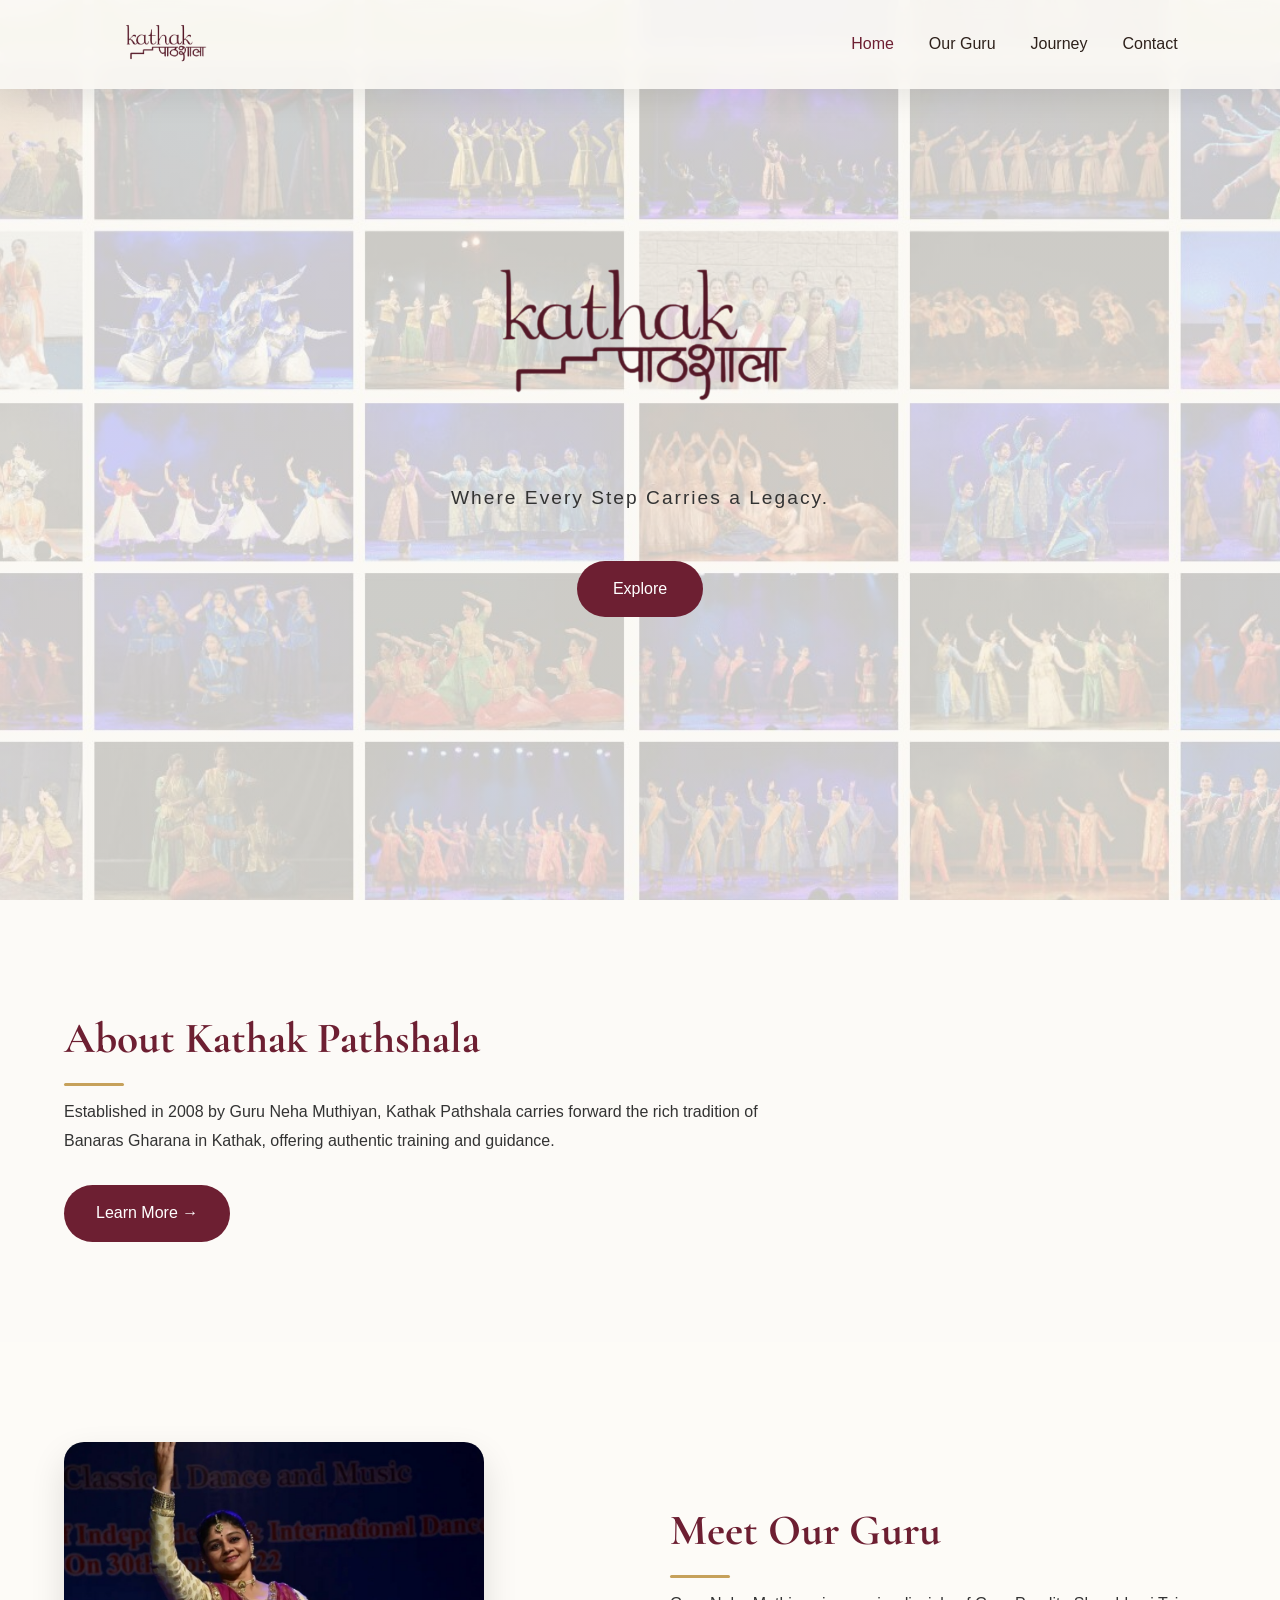
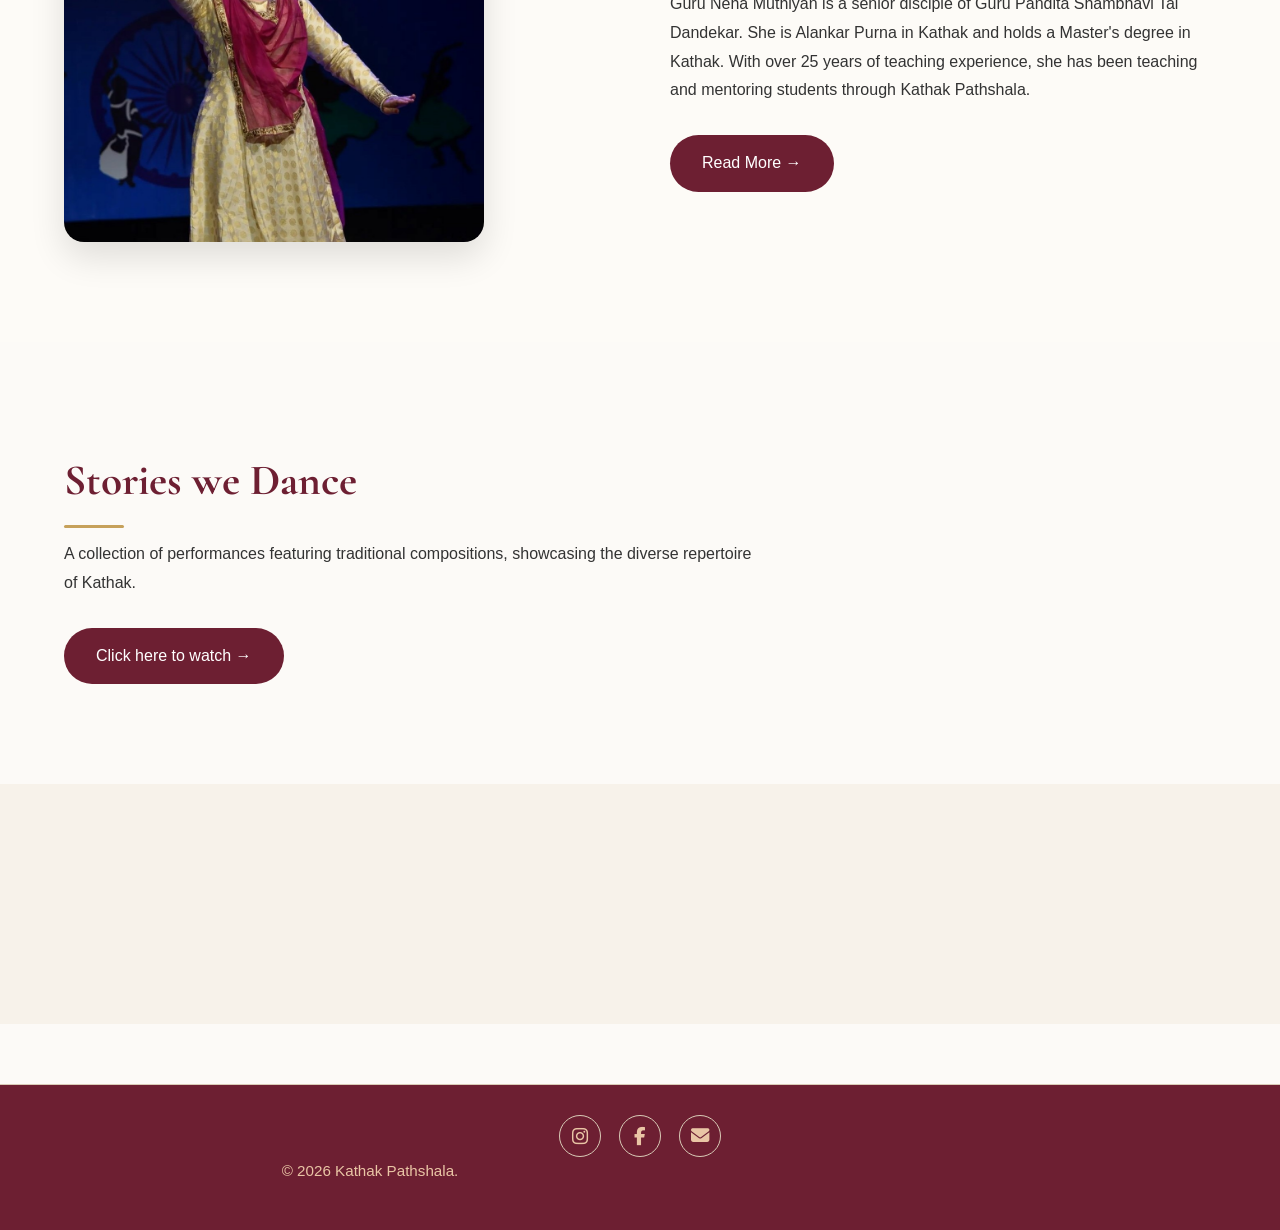
<file: index.html>
<!DOCTYPE html>
<html lang="en">

<head>
    <!-- Basic Setup -->
    <meta charset="UTF-8">
    <meta name="viewport" content="width=device-width, initial-scale=1.0">

    <title>Kathak Pathshala</title>

    <!-- Google Fonts -->
    <link rel="preconnect" href="https://fonts.googleapis.com">
    <link rel="preconnect" href="https://fonts.gstatic.com" crossorigin>

    <link rel="stylesheet"
    href="https://cdnjs.cloudflare.com/ajax/libs/font-awesome/6.6.0/css/all.min.css">

    <link href="https://fonts.googleapis.com/css2?family=Cormorant+Garamond:wght@400;500;600;700&family=Poppins:wght@300;400;500;600&display=swap" rel="stylesheet">

    <!-- CSS -->
    <link rel="stylesheet" href="style.css">
</head>

<body>

    <!-- =========================
         HERO SECTION
    ========================== -->

    <header>

        <!-- Navigation -->
        <nav class="navbar">

            <div class="logo">
            <img src="logo.png" alt="Kathak Pathshala Logo">
             </div>

            <!-- Desktop Navigation -->
            <ul class="nav-links" id="nav-links">

                <li><a href="index.html" class="active">Home</a></li>

                <li><a href="guru.html">Our Guru</a></li>

                <li><a href="journey.html">Journey</a></li>

                <li><a href="contact.html">Contact</a></li>

            </ul>

            <!-- Mobile Menu -->
            <div class="menu-toggle"  id="menu-toggle">

                ☰

            </div>

        </nav>



        <!-- Hero Content -->

       <section class="hero">

    <div class="hero-content">

        <img src="logo.png" class="hero-logo" alt="Kathak Pathshala Logo">

        <p>Where Every Step Carries a Legacy.</p>

        <a href="#about" class="hero-btn">
            Explore
        </a>

    </div>

</section> 
    </header>



    <!-- =========================
            ABOUT PREVIEW
    ========================== -->

    <section id="about" class="section">

        <div class="container">

            <h2>About Kathak Pathshala</h2>

            <p>

                Established in 2008 by Guru Neha Muthiyan, Kathak Pathshala carries 
                forward the rich tradition of Banaras Gharana in Kathak, 
                offering authentic training and guidance.

            </p>

            <a href="journey.html" class="btn">

                Learn More →

            </a>

        </div>

    </section>



    <!-- =========================
           OUR GURU
    ========================== -->

    <section class="section light">

        <div class="container two-column">

            <div class="image-placeholder">

                <img src="tai.jpg" alt="Guru Neha Muthiyan">

            </div>

            <div>

                <h2>Meet Our Guru</h2>

                <p>

                    Guru Neha Muthiyan is a senior disciple of Guru Pandita Shambhavi Tai Dandekar. 
                    She is Alankar Purna in Kathak and holds a Master's degree in Kathak. 
                    With over 25 years of teaching experience, 
                    she has been teaching and mentoring students through Kathak Pathshala.

                </p>

                <a href="guru.html" class="btn">

                    Read More →

                </a>

            </div>

        </div>

    </section>



    <!-- =========================
          JOURNEY PREVIEW
    ========================== -->

    <section class="section">

        <div class="container">

            <h2>Stories we Dance</h2>

            <p>

                A collection of performances featuring traditional compositions, 
                showcasing the diverse repertoire of Kathak.

            </p>

            <a href="performances.html" class="btn">

                Click here to watch →

            </a>

        </div>

    </section>



    <!-- =========================
               QUOTE
    ========================== -->

    <section class="quote-section">

        
    </section>



    <!-- =========================
             FOOTER
    ========================== -->

    <footer class="site-footer">

    <div class="footer-social">

        <a href="https://www.instagram.com/neha_kathakpathshala"
           target="_blank"
           aria-label="Instagram">
            <i class="fa-brands fa-instagram"></i>
        </a>

        <a href="https://www.facebook.com/kathakpathshala"
           target="_blank"
           aria-label="Facebook">
            <i class="fa-brands fa-facebook-f"></i>
        </a>

        <a href="mailto:kathakpathshala@gmail.com"
            target="_blank"
            aria-label="Email">
            <i class="fa-solid fa-envelope"></i>
</a>

    </div>

    <p>© 2026 Kathak Pathshala.</p>

</footer>



    <!-- JavaScript -->
    
    <script src="script.js"></script>

</body>

</html>
</file>
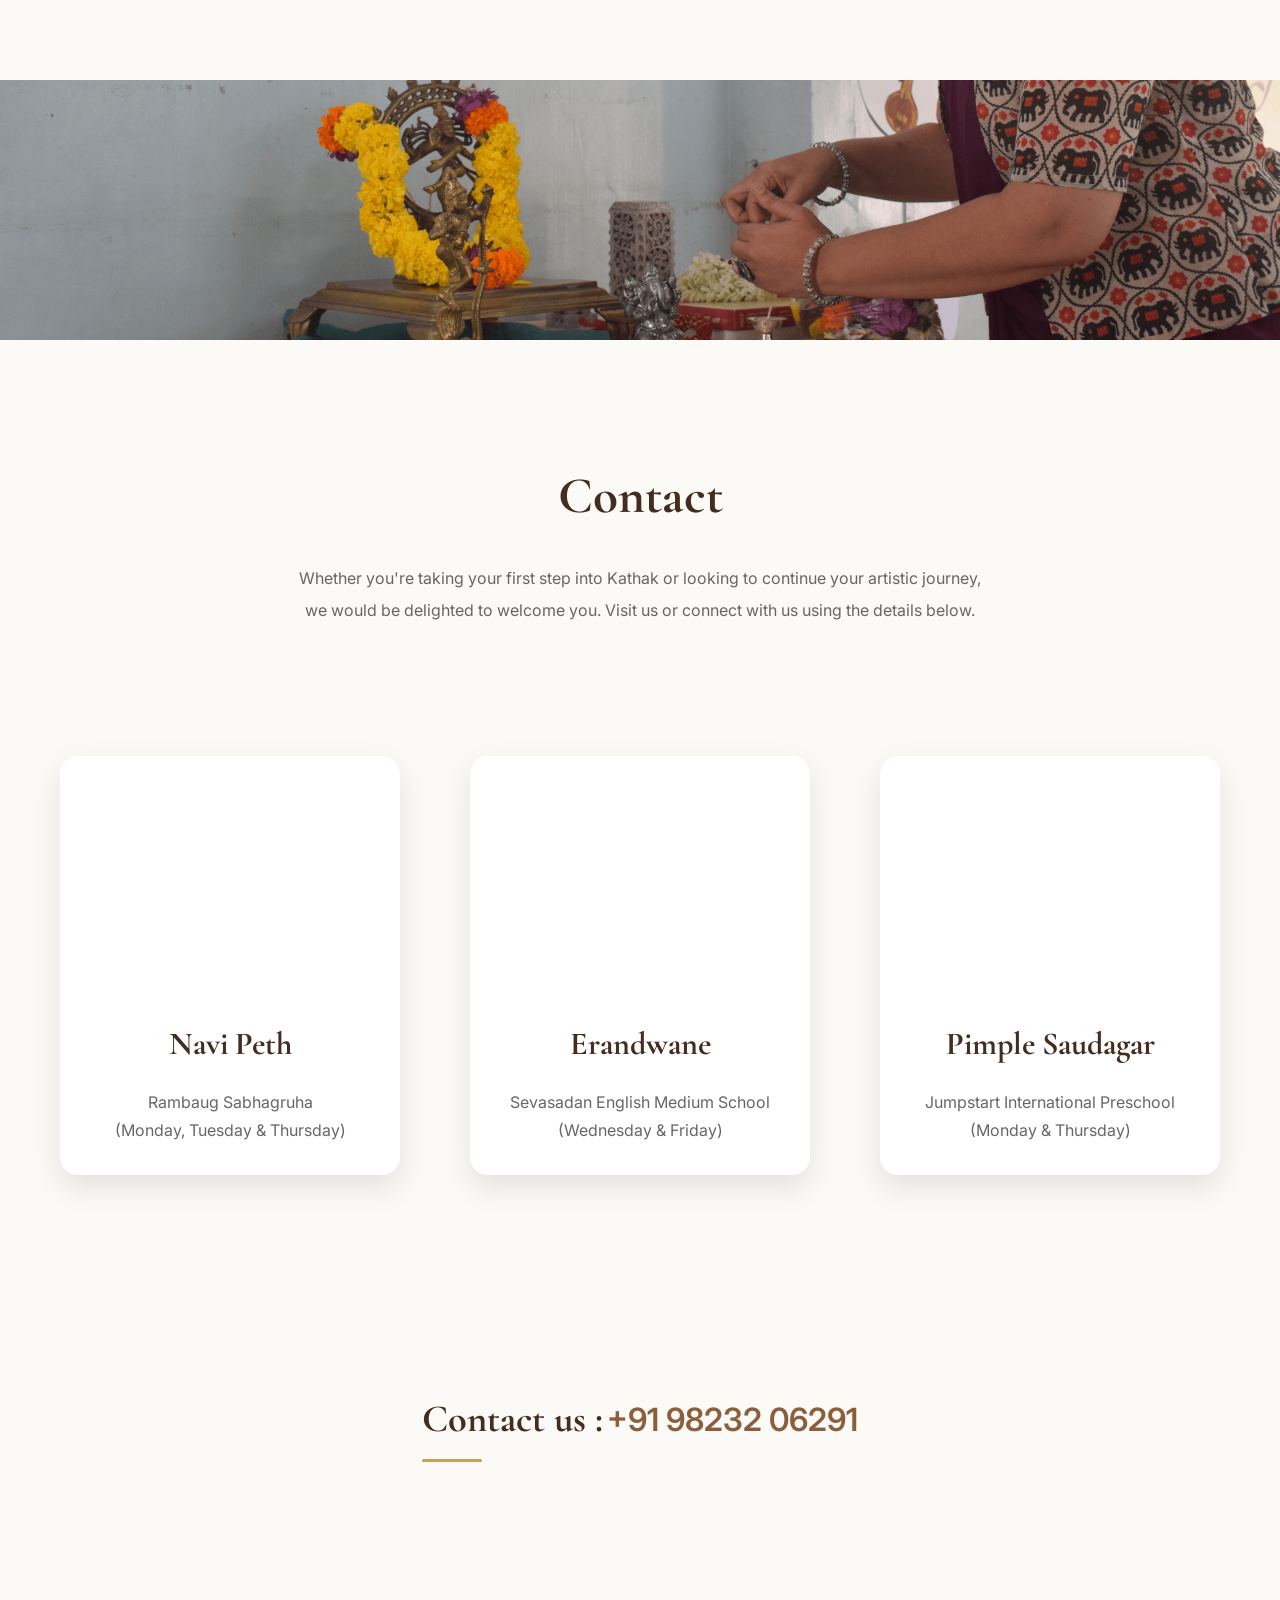
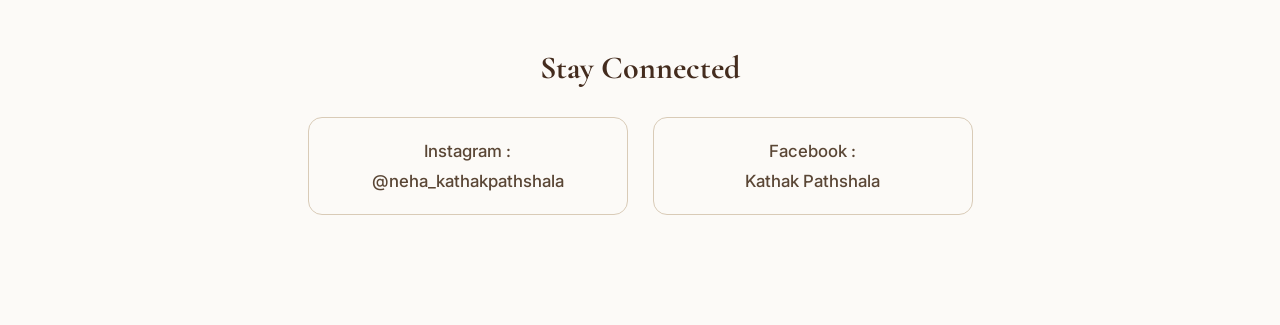
<file: contact.html>
<!DOCTYPE html>
<html lang="en">

<head>

    <meta charset="UTF-8">

    <meta name="viewport" content="width=device-width, initial-scale=1.0">

    <title>Contact | Kathak Pathshala</title>

    <link rel="stylesheet" href="style.css">

    <link rel="preconnect" href="https://fonts.googleapis.com">

    <link rel="preconnect" href="https://fonts.gstatic.com" crossorigin>

    <link href="https://fonts.googleapis.com/css2?family=Cormorant+Garamond:wght@400;500;600&family=Inter:wght@300;400;500;600&display=swap" rel="stylesheet">

</head>

<body>

<!-- Banner -->

<section class="contact-banner">

    <img src="contact-banner.png" alt="Kathak Pathshala">

</section>


<!-- Heading -->

<section class="contact-header">

    <h1>Contact</h1>

    <p>

        Whether you're taking your first step into Kathak or 
        looking to continue your artistic journey, 
        we would be delighted to welcome you.
        Visit us or connect with us using the details below.
    </p>

</section>



<!-- Branches -->

<section class="branches">

    <!-- Branch 1 -->

    <div class="branch-card">

        <iframe src="https://www.google.com/maps/embed?pb=!1m18!1m12!1m3!1d3783.477819790888!2d73.84227967496263!3d18.507297482583684!2m3!1f0!2f0!3f0!3m2!1i1024!2i768!4f13.1!3m3!1m2!1s0x3bc2c100288451d3%3A0x13beda5a77d364e8!2sRambaug%20Sabhagruha!5e0!3m2!1sen!2sin!4v1785183268110!5m2!1sen!2sin" 
         style="border:0;" allowfullscreen="" 
        loading="lazy" referrerpolicy="strict-origin-when-cross-origin"></iframe>

        <h3>Navi Peth</h3>

        <p>
            Rambaug Sabhagruha <br>
            (Monday, Tuesday & Thursday)

        </p>

    </div>


    <!-- Branch 2 -->

    <div class="branch-card">

        <iframe src="https://www.google.com/maps/embed?pb=!1m18!1m12!1m3!1d3783.612226579048!2d73.82957947496239!3d18.50121588258862!2m3!1f0!2f0!3f0!3m2!1i1024!2i768!4f13.1!3m3!1m2!1s0x3bc2bf8d94414f8f%3A0xabacf4f3cf20c09e!2sSevasadan%20English%20Medium%20School!5e0!3m2!1sen!2sin!4v1785183485281!5m2!1sen!2sin" 
        style="border:0;" allowfullscreen="" 
        loading="lazy" referrerpolicy="strict-origin-when-cross-origin"></iframe>

        <h3>Erandwane</h3>

        <p>
            Sevasadan English Medium School <br>
            (Wednesday & Friday)

        </p>

    </div>


    <!-- Branch 3 -->

    <div class="branch-card">

        <iframe src="https://www.google.com/maps/embed?pb=!1m18!1m12!1m3!1d3781.556475518104!2d73.78810687496485!3d18.594024082513805!2m3!1f0!2f0!3f0!3m2!1i1024!2i768!4f13.1!3m3!1m2!1s0x3bc2b91d6fcbf2f9%3A0xc6e1712ce2007945!2sJumpstart%20International%20Preschool%20and%20Learning%20Center%2C%20Pimple%20Saudagar!5e0!3m2!1sen!2sin!4v1785183764833!5m2!1sen!2sin" 
         style="border:0;" allowfullscreen="" 
        loading="lazy" referrerpolicy="strict-origin-when-cross-origin"></iframe>

        <h3>Pimple Saudagar</h3>

        <p>
           Jumpstart International Preschool <br>
           (Monday & Thursday)

        </p>

    </div>

</section>



<!-- Contact Number -->

<section class="contact-number">

    <h2>Contact us : </h2>

    <a href="tel:+91XXXXXXXXXX">

        +91 98232 06291

    </a>

</section>



<!-- Social Media -->

<section class="social-section">

    <h3>Stay Connected</h3>

    <div class="social-links">

        <a href="https://www.instagram.com/neha_kathakpathshala" class="social-box" target="_blank">
            Instagram : <br>
            @neha_kathakpathshala
        </a>

        <a href="https://www.facebook.com/kathakpathshala" class="social-box" target="_blank">
            Facebook : <br>
            Kathak Pathshala
        </a>

    </div>

</section>
<script src="script.js"></script>
</body>

</html>
</file>
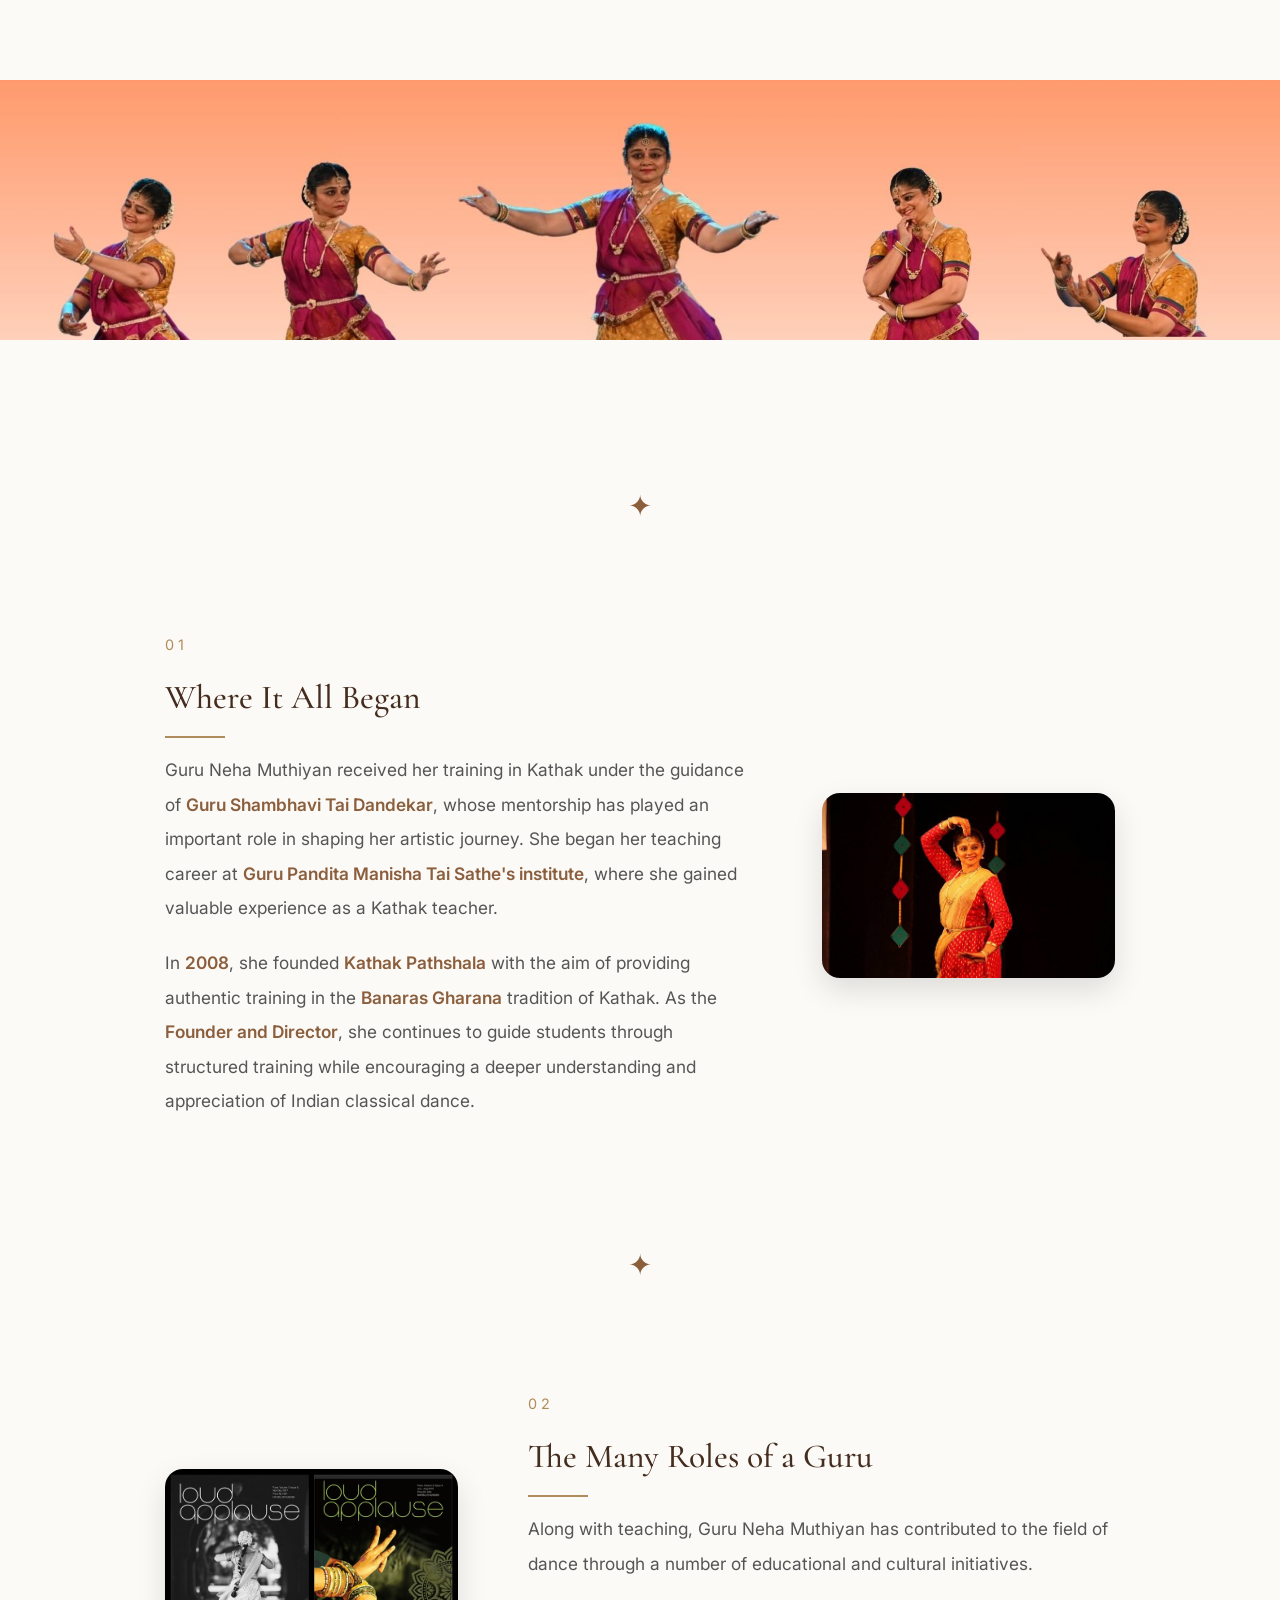
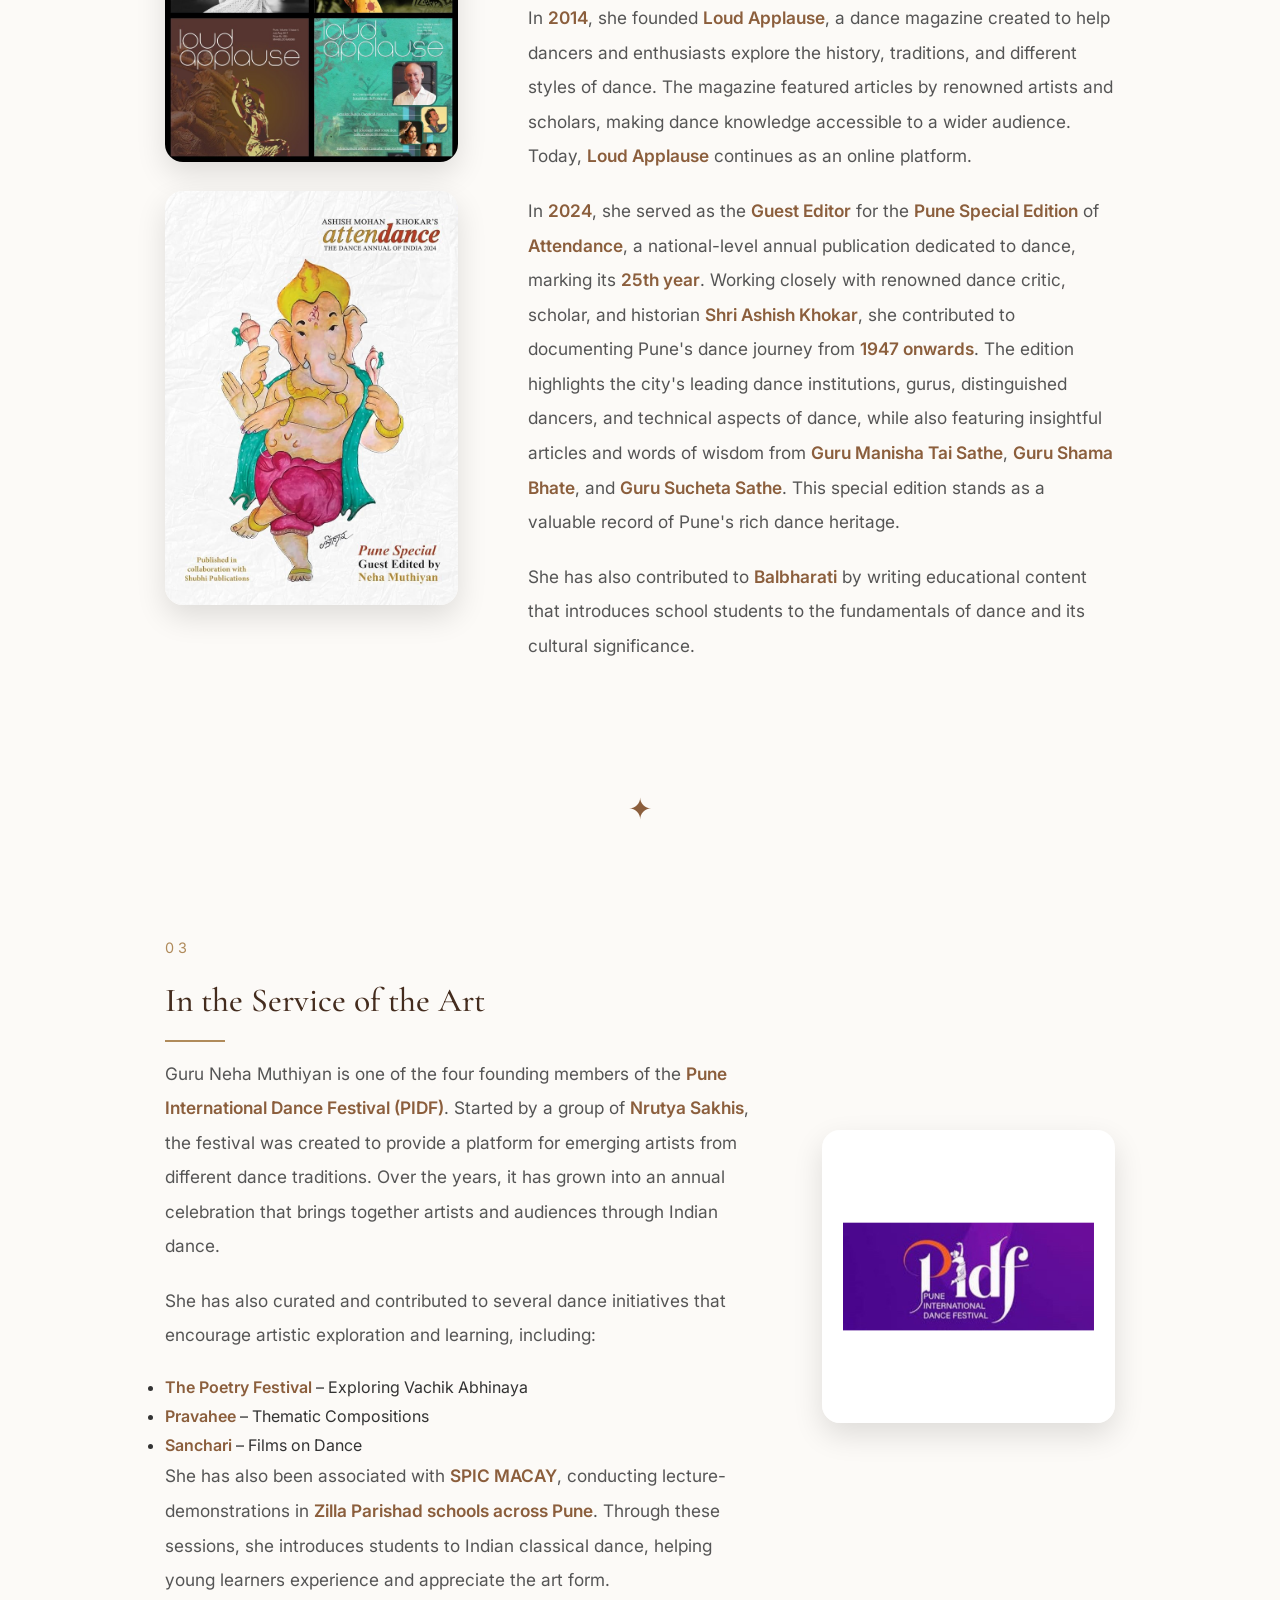
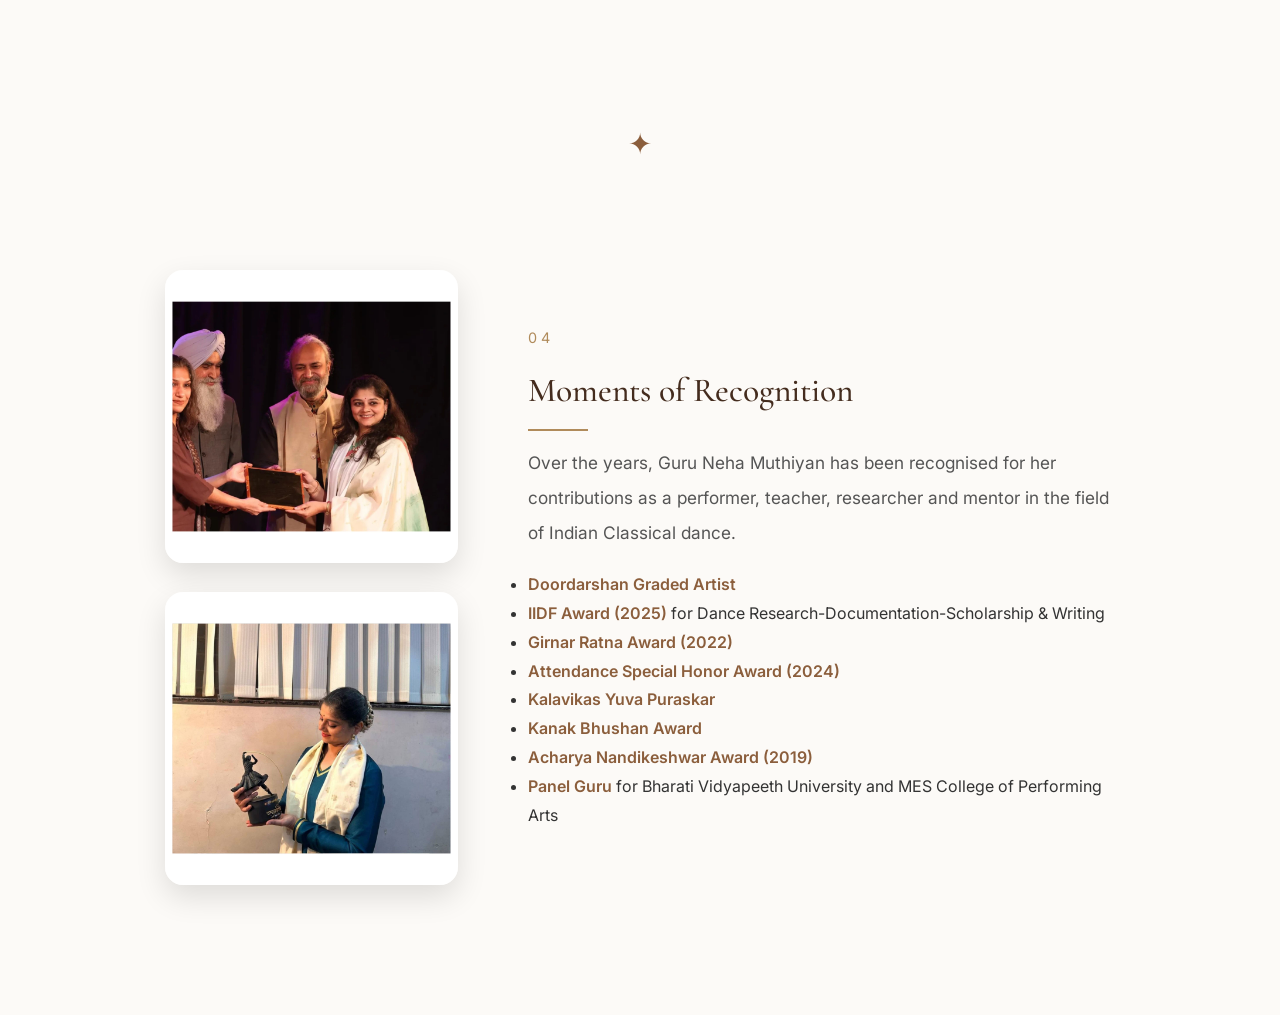
<file: guru.html>
<html>
    <head>

<title>Meet our Guru</title>

<link rel="stylesheet" href="style.css">

<link rel="preconnect" href="https://fonts.googleapis.com">

<link rel="preconnect" href="https://fonts.gstatic.com" crossorigin>

<link href="https://fonts.googleapis.com/css2?family=Cormorant+Garamond:wght@400;500;600&family=Inter:wght@300;400;500;600&display=swap" rel="stylesheet">

</head>
    <body> 
        <section class="guru-banner">
    <img src="guru-banner.jpg" alt="Guru Neha Muthiyan">
</section>

<section id="our-guru">

<div class="guru-content">


<div class="divider">✦</div>

<div class="guru-section">

    <div class="guru-text">

        <div class="section-number">01</div>

        <h3>Where It All Began</h3>

        <p>
            Guru Neha Muthiyan received her training in Kathak under the guidance of
            <span class="highlight">Guru Shambhavi Tai Dandekar</span>,
            whose mentorship has played an important role in shaping her artistic journey.
            She began her teaching career at
            <span class="highlight">Guru Pandita Manisha Tai Sathe's institute</span>,
            where she gained valuable experience as a Kathak teacher.
        </p>

        <p>
            In <span class="highlight">2008</span>,
            she founded
            <span class="highlight">Kathak Pathshala</span>
            with the aim of providing authentic training in the
            <span class="highlight">Banaras Gharana</span> tradition of Kathak.
            As the
            <span class="highlight">Founder and Director</span>,
            she continues to guide students through structured training while encouraging a deeper understanding and appreciation of Indian classical dance.
        </p>

    </div>

    <div class="guru-image">

        <img src="tai1.jpg" alt="Guru Neha Muthiyan">

    </div>

</div>

<div class="divider">✦</div>

<div class="guru-section reverse">

    <div class="guru-text">

        <div class="section-number">02</div>

        <h3>The Many Roles of a Guru</h3>

        <p>
            Along with teaching, Guru Neha Muthiyan has contributed to the field of dance through
             a number of educational and cultural initiatives.
        </p>

        <p>
            In <span class="highlight">2014</span>,
            she founded <span class="highlight">Loud Applause</span>,
            a dance magazine created to help dancers and enthusiasts explore the history, traditions, and different styles of dance.
            The magazine featured articles by renowned artists and scholars, making dance knowledge accessible to a wider audience.
            Today, <span class="highlight">Loud Applause</span> continues as an online platform.
        </p>

        <p>
            In <span class="highlight">2024</span>,
            she served as the <span class="highlight">Guest Editor</span> for the
            <span class="highlight">Pune Special Edition</span> of
            <span class="highlight">Attendance</span>,
            a national-level annual publication dedicated to dance, marking its
            <span class="highlight">25th year</span>.
            Working closely with renowned dance critic, scholar, and historian
            <span class="highlight">Shri Ashish Khokar</span>,
            she contributed to documenting Pune's dance journey from
            <span class="highlight">1947 onwards</span>.
            The edition highlights the city's leading dance institutions, gurus, distinguished dancers, and technical aspects of dance, while also featuring insightful articles and words of wisdom from
            <span class="highlight">Guru Manisha Tai Sathe</span>,
            <span class="highlight">Guru Shama Bhate</span>,
            and
            <span class="highlight">Guru Sucheta Sathe</span>.
            This special edition stands as a valuable record of Pune's rich dance heritage.
        </p>

        <p>
            She has also contributed to
            <span class="highlight">Balbharati</span>
            by writing educational content that introduces school students to the fundamentals of dance and its cultural significance.
        </p>

    </div>

    <div class="guru-image">
        <img src="tai2.jpg" alt="Loud Applause">
        <br>
        <img src="tai5.jpg" alt="Attendance">
    </div>

</div>
<div class="divider">✦</div>

<div class="guru-section">
    <div class="guru-text">


<div class="section-number">03</div>

<h3>In the Service of the Art</h3>

<p>
Guru Neha Muthiyan is one of the four founding members of the
<span class="highlight">Pune International Dance Festival (PIDF)</span>.
Started by a group of <span class="highlight">Nrutya Sakhis</span>,
the festival was created to provide a platform for emerging artists from different dance traditions.
Over the years, it has grown into an annual celebration that brings together artists and audiences through Indian dance.
</p>

<p>
She has also curated and contributed to several dance initiatives that encourage artistic 
exploration and learning, including:
</p>

<ul class="guru-list">
    <li><span class="highlight">The Poetry Festival</span> – Exploring Vachik Abhinaya</li>
    <li><span class="highlight">Pravahee</span> – Thematic Compositions</li>
    <li><span class="highlight">Sanchari</span> – Films on Dance</li>
</ul>

<p>
She has also been associated with
<span class="highlight">SPIC MACAY</span>,
conducting lecture-demonstrations in
<span class="highlight">Zilla Parishad schools across Pune</span>.
Through these sessions, she introduces students to Indian classical dance, helping young learners experience and appreciate the art form.
</p>
</div>
<div class="guru-image">

        <img src="tai3.jpg">

    </div>

</div>
<div class="divider">✦</div>


<div class="guru-section reverse">

    <div class="guru-text">

        <div class="section-number">04</div>

        <h3>Moments of Recognition</h3>

        <p>
            Over the years, Guru Neha Muthiyan has been recognised for her
            contributions as a performer, teacher, researcher and mentor in
            the field of Indian Classical dance.
        </p>

        <ul class="guru-list">

            <li><span class="highlight">Doordarshan Graded Artist</span></li>

            <li><span class="highlight">IIDF Award (2025)</span> for Dance Research-Documentation-Scholarship & Writing</li>

            <li><span class="highlight">Girnar Ratna Award (2022)</span></li>

             <li><span class="highlight">Attendance Special Honor Award (2024)</span></li>

            <li><span class="highlight">Kalavikas Yuva Puraskar</span></li>

            <li><span class="highlight">Kanak Bhushan Award</span></li>
            
            <li><span class="highlight">Acharya Nandikeshwar Award (2019)</span></li>

            <li><span class="highlight">Panel Guru</span> for Bharati Vidyapeeth University and MES College of Performing Arts</li>

        </ul>

    </div>

    <div class="guru-image">

        <img src="tai4.jpg" alt="Recognition">
        <br>
        <img src="tai6.jpg" alt="Recognition">

    </div>

</div>
</section>

<script src="script.js"></script>
    </body>
</html>
</file>
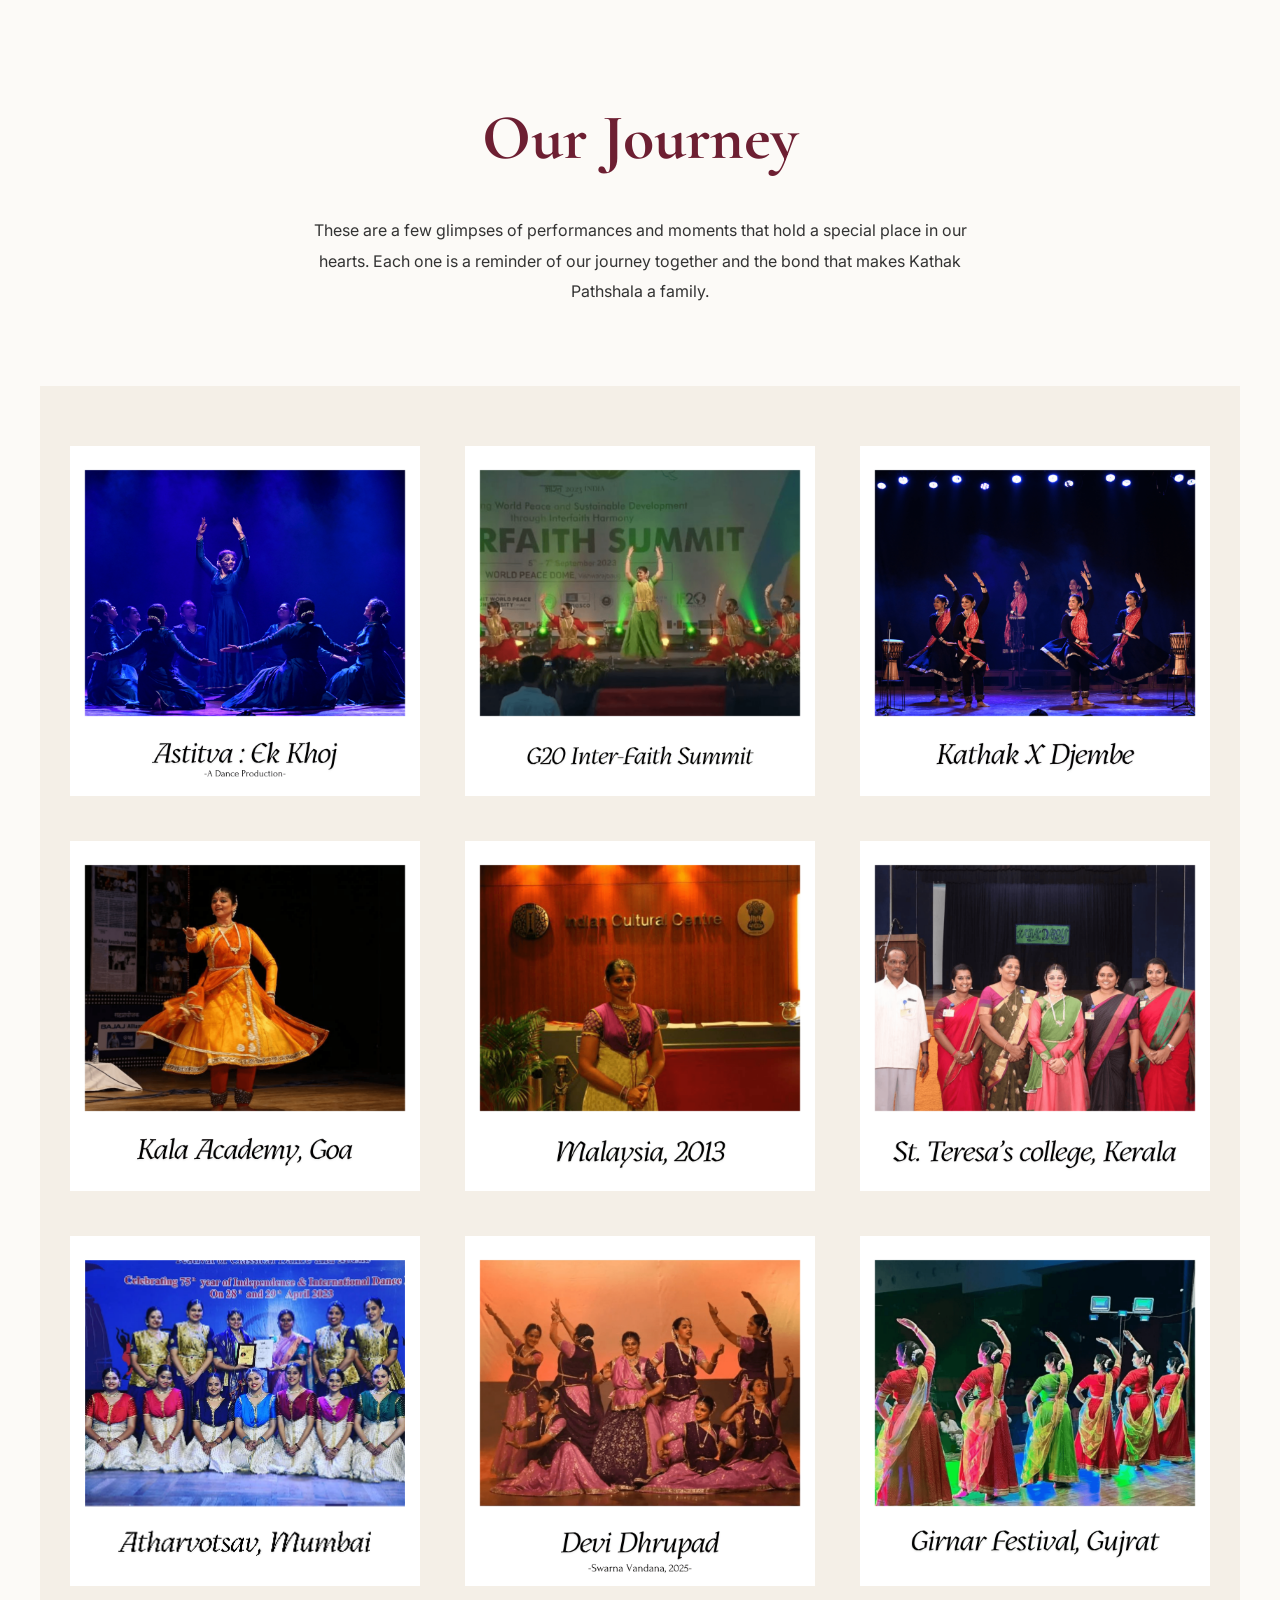
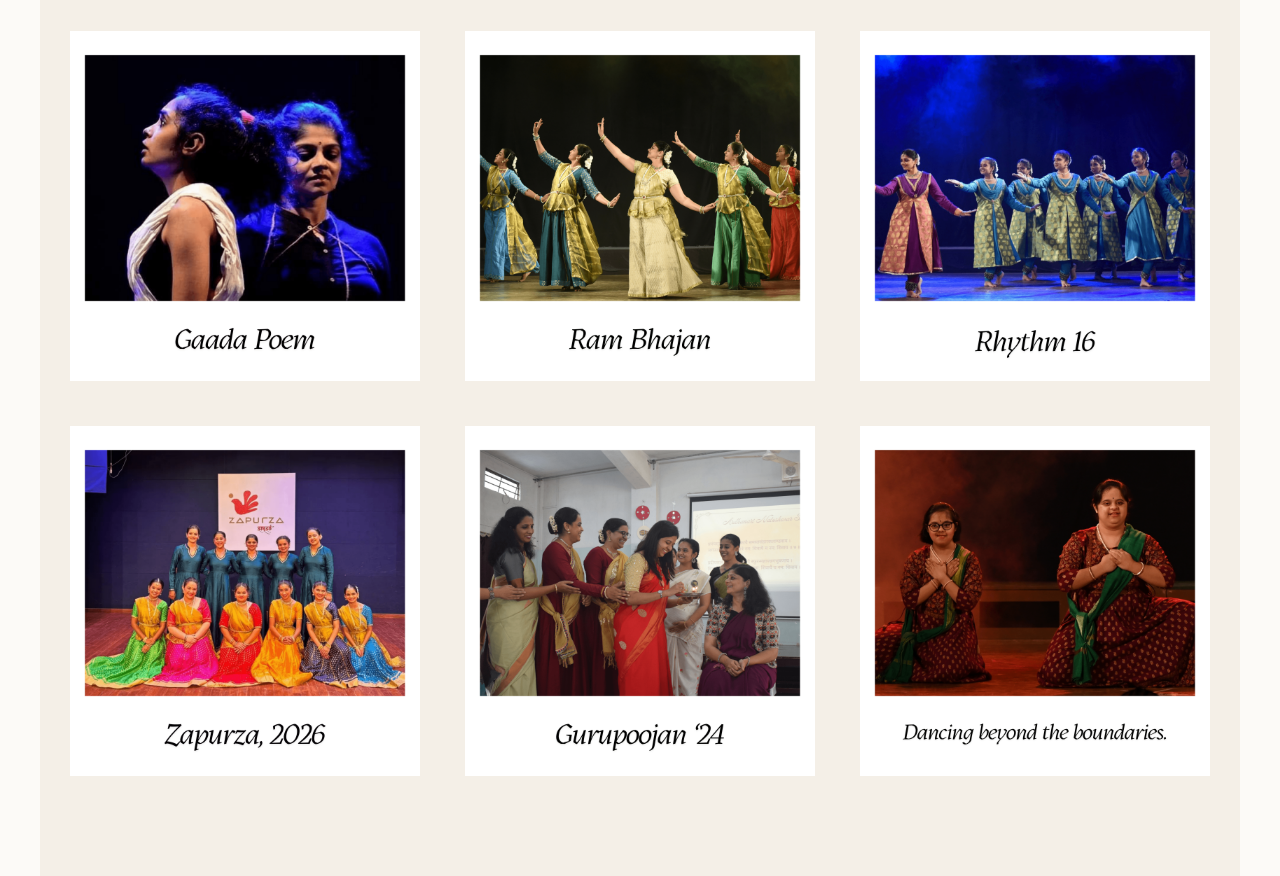
<file: journey.html>
<!DOCTYPE html>
<html>

<head>

<title>Journey</title>

<link rel="stylesheet" href="style.css">

<link rel="preconnect" href="https://fonts.googleapis.com">

<link rel="preconnect" href="https://fonts.gstatic.com" crossorigin>

<link href="https://fonts.googleapis.com/css2?family=Cormorant+Garamond:wght@400;500;600&family=Inter:wght@300;400;500;600&display=swap" rel="stylesheet">

</head>

<body>

<section class="journey-header">

<h1>Our Journey</h1>

<p>

These are a few glimpses of performances 
and moments that hold a special place in our hearts.
Each one is a reminder of our journey together and
 the bond that makes Kathak Pathshala a family.
</p>

</section>
<section class="journey-gallery">

    <div class="polaroid">
        <img src="photo1.png" alt="">
    </div>

    <div class="polaroid">
        <img src="photo2.png" alt="">
    </div>

    <div class="polaroid">
        <img src="photo3.png" alt="">
    </div>
    <div class="polaroid">
        <img src="photo4.png" alt="">
    </div>
    <div class="polaroid">
        <img src="photo5.png" alt="">
    </div>
    <div class="polaroid">
        <img src="photo6.png" alt="">
    </div>
    <div class="polaroid">
        <img src="photo7.png" alt="">
    </div>
    <div class="polaroid">
        <img src="photo8.png" alt="">
    </div>
    <div class="polaroid">
        <img src="photo9.png" alt="">
    </div>
    <div class="polaroid">
        <img src="photo10.png" alt="">
    </div>
    <div class="polaroid">
        <img src="photo11.png" alt="">
    </div>
    <div class="polaroid">
        <img src="photo12.png" alt="">
    </div>
    <div class="polaroid">
        <img src="photo13.png" alt="">
    </div>
    <div class="polaroid">
        <img src="photo14.png" alt="">
    </div>
    <div class="polaroid">
        <img src="photo15.png" alt="">
    </div>


</section>
<script src="script.js"></script>
</body>
</html>
</file>
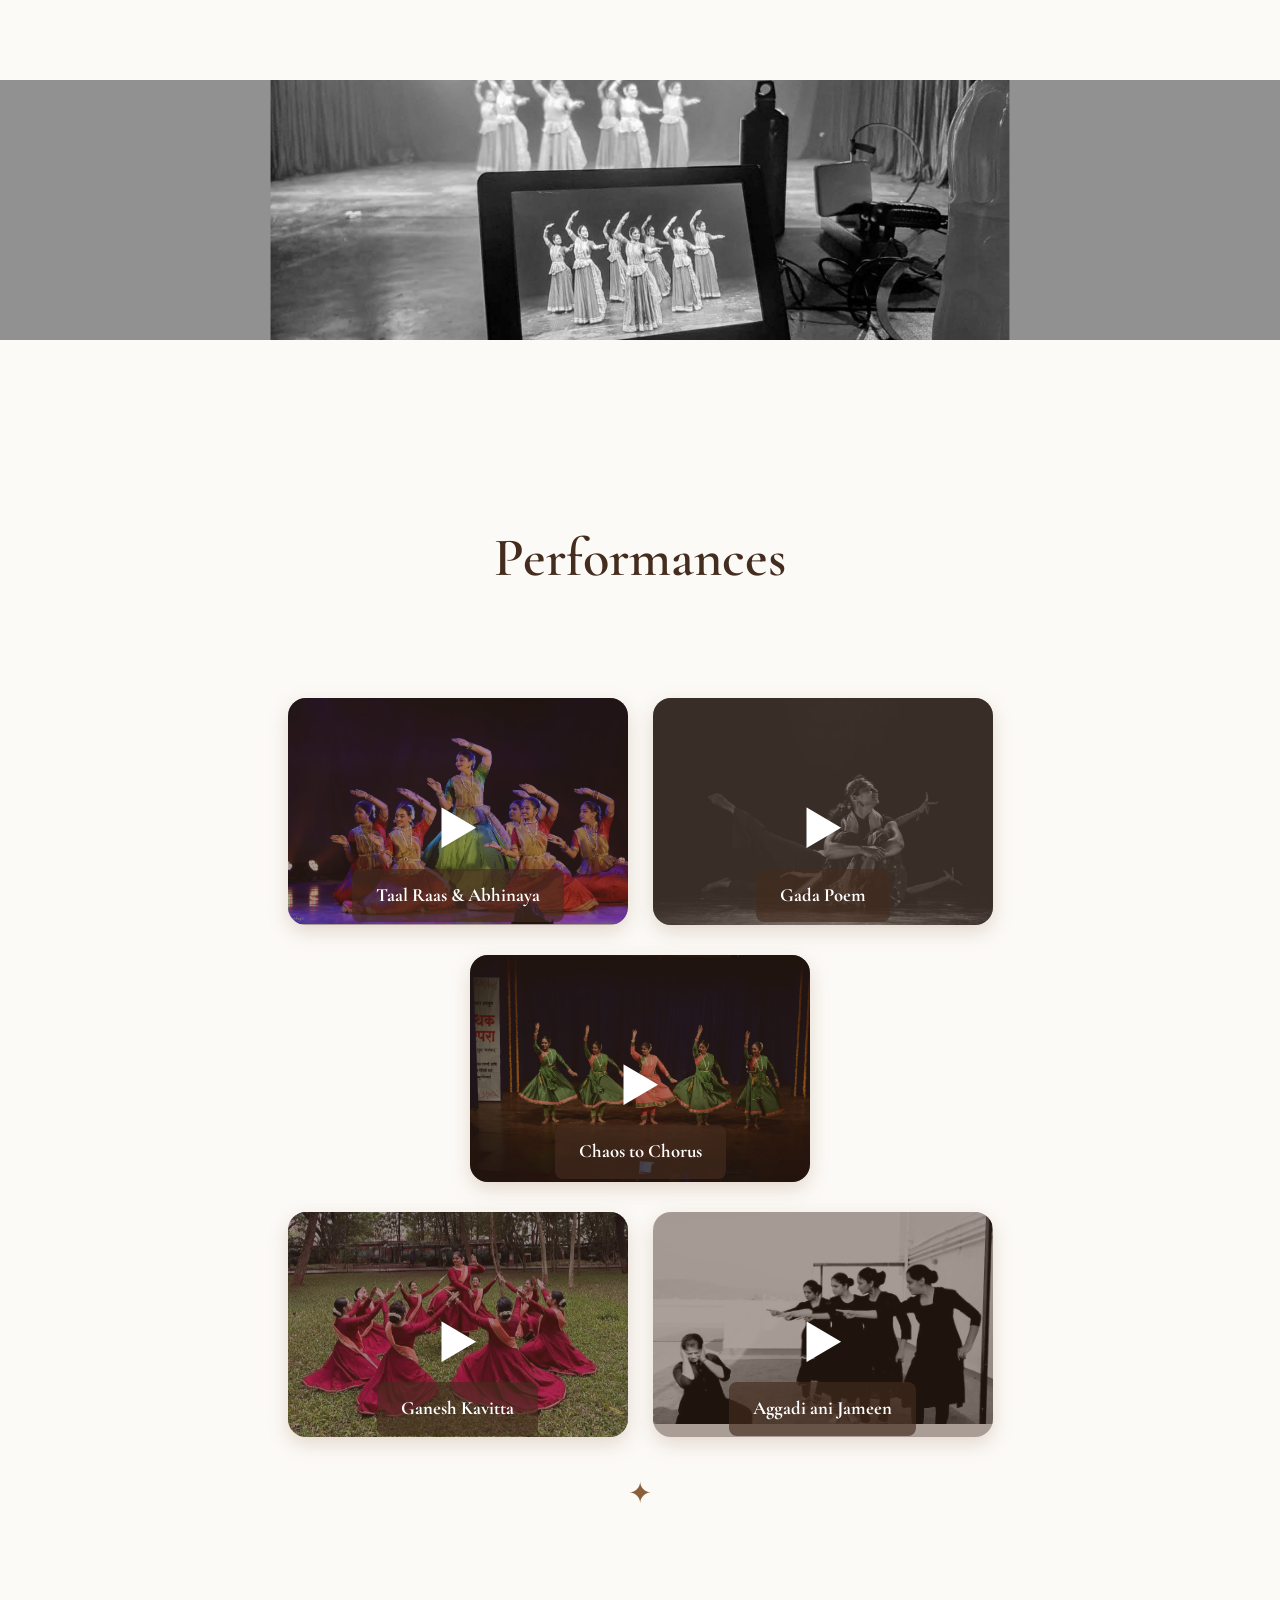
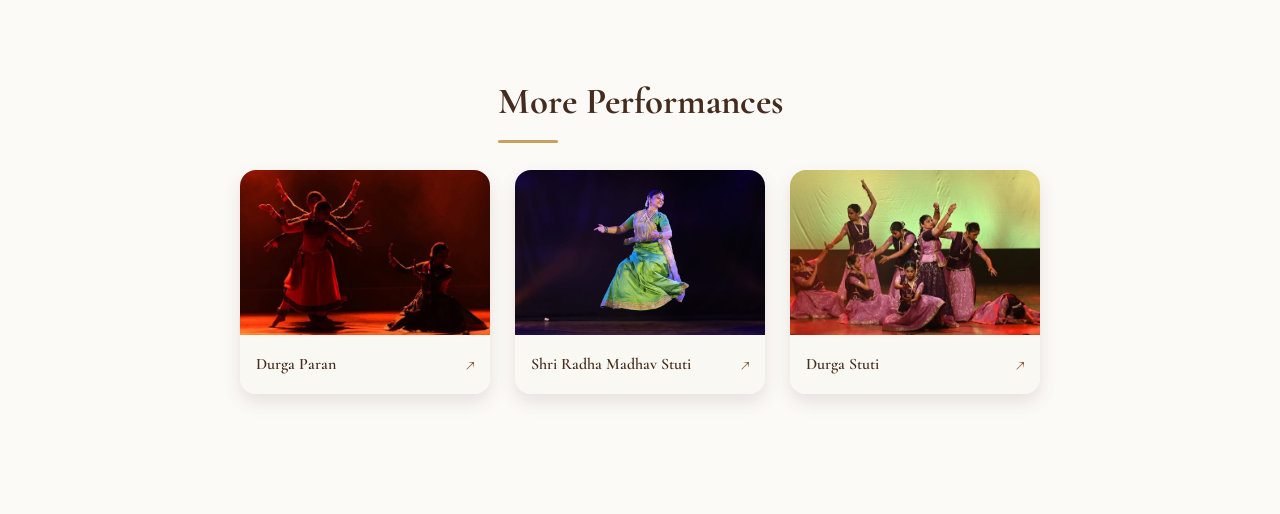
<file: performances.html>
<!DOCTYPE html>
<html lang="en">

<head>

    <meta charset="UTF-8">

    <meta name="viewport" content="width=device-width, initial-scale=1.0">

    <title>Performances | Kathak Pathshala</title>

    <link rel="stylesheet" href="style.css">

    <link rel="preconnect" href="https://fonts.googleapis.com">

    <link rel="preconnect" href="https://fonts.gstatic.com" crossorigin>

    <link href="https://fonts.googleapis.com/css2?family=Cormorant+Garamond:wght@400;500;600&family=Inter:wght@300;400;500;600&display=swap" rel="stylesheet">

</head>

<body>


<!-- Banner -->

<section class="performance-banner">

    <img src="performance-banner.png" alt="Performances">

</section>



<!-- Title -->

<section class="performance-title">

    <h1>Performances</h1>

</section>



<!-- Videos -->

<section class="performance-gallery">


    <div class="video-row two">

    <!-- Video 1 -->

    <a href="https://youtu.be/-fZliQU-aww?si=pvIi7YTvP0kXO2pS&t=107" 
    target="_blank" class="video-card">

   <img src="p1.jpg" alt="Taal Raas & Abhinaya">

    <div class="video-overlay">

        <span class="play-icon">▶</span>

        <h3>Taal Raas & Abhinaya</h3>

    </div>

    </a>


    <!-- Video 2 -->

    <a href="https://youtu.be/wONlFvmtkiY?si=PEpoJT-qGvTKiGW_"
       target="_blank"
       class="video-card">

        <img src="p2.jpg" alt="Gada Poem">

        <div class="video-overlay">
            <span class="play-icon">▶</span>
            <h3>Gada Poem</h3>
        </div>

    </a>

</div>



    <!-- Row 2 -->

    <div class="video-row one">

        <a href="https://youtu.be/vpRo0sx_nZg?si=8mRT86TJNIZmm2oa" 
        target="_blank" class="video-card">

    <img src="p3.jpg" alt="Chaos to Chorus">

    <div class="video-overlay">

        <span class="play-icon">▶</span>

        <h3>Chaos to Chorus</h3>

    </div>

</a>

    </div>



    <!-- Row 3 -->

    <div class="video-row two">

        <a href="https://youtu.be/zMeFjl7Ne0s?si=RHSk4tn0LAaTNwK-" 
        target="_blank" class="video-card">

    <img src="p4.jpg" alt="Ganesh Kavitta">

    <div class="video-overlay">

        <span class="play-icon">▶</span>

        <h3>Ganesh Kavitta</h3>

    </div>

</a>

        <a href="https://youtu.be/vpRo0sx_nZg?si=uKKtLkJHpyyeYzpC"
       target="_blank"
       class="video-card">

        <img src="p5.jpg" alt="Aggadi ani Jameen">
        

        <div class="video-overlay">
            <span class="play-icon">▶</span>
            <h3>Aggadi ani Jameen</h3>
        </div>

    </a>

    </div>

</section>



<div class="divider">✦</div>



<section class="facebook-section">

    <h2>More Performances</h2>

    <div class="facebook-gallery">

        <!-- Card 1 -->
        <a href="https://www.facebook.com/share/r/1BZKbj8Fpj/" 
        target="_blank" class="facebook-card">

            <img src="facebook1.jpg" alt="Durga Paran">

            <div class="facebook-overlay">
                <h3>Durga Paran <span>↗</span></h3>
            </div>

        </a>

        <!-- Card 2 -->
        <a href="https://www.facebook.com/share/v/19HeDjqXeS/?mibextid=wwXIfr" 
        target="_blank" class="facebook-card">

            <img src="facebook2.jpg" alt="Shri Radha Madhav Stuti">

            <div class="facebook-overlay">
                <h3>Shri Radha Madhav Stuti <span>↗</span></h3>
            </div>

        </a>

        <!-- Card 3 -->
        <a href="https://www.facebook.com/share/v/19G8RKbMtv/?mibextid=wwXIfr" 
        target="_blank" class="facebook-card">

            <img src="facebook3.jpg" alt="Durga Stuti">

            <div class="facebook-overlay">
                <h3>Durga Stuti <span>↗</span></h3>
            </div>

        </a>

    </div>

</section>
<script src="script.js"></script>
</body>

</html>
</file>
<file: style.css>
/* ==========================
   GOOGLE FONT & RESET
========================== */

*{
    margin:0;
    padding:0;
    box-sizing:border-box;
}

:root{
    --bg:#FAF8F3;
    --primary:#6D1F32;
    --accent:#C6A15B;
    --text:#2E211B;
    --white:#ffffff;
    --shadow:0 10px 30px rgba(0,0,0,0.08);
}

html{
    scroll-behavior:smooth;
}

body{
    font-family:'Poppins',sans-serif;
    background:var(--bg);
    color:var(--text);
    line-height:1.8;
}

/* ==========================
   GENERAL
========================== */

.container{
    width:90%;
    max-width:1200px;
    margin:auto;
}

section{
    padding:80px 0;
}

h1,h2,h3{
    font-family:'Cormorant Garamond',serif;
    color:var(--primary);
}

h1{
    font-size:4rem;
    font-weight:700;
}

h2{
    font-size:2.7rem;
    margin-bottom:20px;
}

p{
    font-size:1rem;
    max-width:700px;
}

a{
    text-decoration:none;
}

/* ==========================
   NAVBAR
========================== */

.navbar{
    width:100%;
    display:flex;
    justify-content:space-between;
    align-items:center;

    padding:12px 8%;

    position:fixed;
    top:0;
    left:0;

    background:rgba(250,248,243,0.92);

    backdrop-filter:blur(8px);

    z-index:1000;

    box-shadow:var(--shadow);
}

.logo{
    display:flex;
    align-items:center;
}

.logo img{
    height:65px;
    width:auto;
    transition:.3s ease;
}

.logo img:hover{
    transform:scale(1.04);
}

.nav-links{
    display:flex;
    gap:35px;
    list-style:none;
}

.nav-links a{
    color:var(--text);
    font-weight:500;
    transition:.3s;
}

.nav-links a:hover,
.nav-links .active{
    color:var(--primary);
}

.menu-toggle{
    display:none;
    font-size:2rem;
    cursor:pointer;
}

/* ==========================
   HERO SECTION
========================== */

.hero{
    min-height:100vh;

    display:flex;
    justify-content:center;
    align-items:center;

    text-align:center;

    padding:0 20px;

    background:
    linear-gradient(rgba(250,248,243,.55),
    rgba(250,248,243,.55)),
    url("hero.jpg");

    background-size:cover;
    background-position: 55% center;
    background-repeat: no-repeat;
}

.hero-content{
    margin-top:-60px;
}

.hero p{
    margin:25px auto;
    font-size:1.2rem;
    letter-spacing:2px;
}

.hero-btn{
    display:inline-block;

    margin-top:20px;

    background:var(--primary);

    color:white;

    padding:14px 36px;

    border-radius:50px;

    transition:.3s;
}

.hero-btn:hover{
    background:var(--accent);
    transform:translateY(-3px);
}
.hero-logo{
    width:450px;      
    height:auto;
    display:block;
    margin:0 auto;
}
/* ==========================
   CONTENT SECTIONS
========================== */

.section{
    padding:100px 0;
}

.light{
    background:#FDFBF7;
}

.two-column{
    display:grid;
    grid-template-columns:1fr 1fr;
    gap:60px;
    align-items:center;
}

.image-placeholder{
    width:100%;
    height:400px;

    background:#ece7de;

    border-radius:20px;

    display:flex;
    justify-content:center;
    align-items:center;

    color:var(--primary);
    font-size:1.3rem;
    font-family:'Cormorant Garamond', serif;

    box-shadow:var(--shadow);
}

/* ==========================
   BUTTONS
========================== */

.btn{
    display:inline-block;

    margin-top:30px;

    padding:14px 32px;

    background:var(--primary);

    color:white;

    border-radius:50px;

    transition:.3s;
}

.btn:hover{

    background:var(--accent);

    transform:translateY(-3px);

}

/* ==========================
   QUOTE
========================== */

.quote-section{

    text-align:center;

    background:#F7F2EA;

    padding:120px 20px;

}

.quote-section blockquote{

    font-family:'Cormorant Garamond', serif;

    font-size:2.8rem;

    color:var(--primary);

    max-width:900px;

    margin:auto;

    line-height:1.4;

}

/* ==========================
   FOOTER
========================== */

footer{

    background:var(--primary);

    color:white;

    text-align:center;

    padding:60px 20px;

}

footer h3{

    color:white;

    margin-bottom:10px;

    font-size:2rem;

}

.footer-links{

    list-style:none;

    display:flex;

    justify-content:center;

    gap:35px;

    margin:30px 0;

    flex-wrap:wrap;

}

.footer-links a{

    color:white;

    transition:.3s;

}

.footer-links a:hover{

    color:var(--accent);

}

.copyright{

    opacity:.8;

    font-size:.9rem;

}
/* ==========================
   RESPONSIVE DESIGN
========================== */

@media (max-width: 900px){

    h1{
        font-size:3rem;
    }

    h2{
        font-size:2.2rem;
    }

    .two-column{
        grid-template-columns:1fr;
        gap:40px;
    }

    .image-placeholder{
        height:300px;
    }

}

@media (max-width:768px){

    .navbar{
        padding:18px 6%;
    }

    .nav-links{
        display:none;
    }

    .menu-toggle{
    display:block;
    font-size:2rem;
    cursor:pointer;
    }

    .hero{
        min-height:75vh;
    }
    
    .hero-btn{

    display:inline-block;

    width:auto;

    padding:14px 40px;

    margin-top:20px;

    }


    .hero p{
        font-size:1rem;
        letter-spacing:1px;
    }

    section{
        padding:70px 0;
    }
    .nav-links.show{
    display:flex;
    flex-direction:column;
    }
    .branches{

    display:grid;

    grid-template-columns:1fr;

    gap:25px;

    justify-items:center;

    }

    .branch-card{

    width:90%;

    max-width:380px;

    }
    .contact-number a{

    white-space:nowrap;

    }
    .hero-logo{

    width:240px;

    }
    .hero-content{

    margin-top:0;

    }
}

@media (max-width:500px){

    h1{
        font-size:2.4rem;
    }

    h2{
        font-size:1.9rem;
    }

    .logo{
        font-size:1.6rem;
    }

    .hero-btn,
    .btn{
        width:100%;
        text-align:center;
    }

    .footer-links{
        flex-direction:column;
        gap:18px;
    }

}

/* ==========================
   SMALL ANIMATIONS
========================== */

.hero-btn,
.btn,
.nav-links a,
.footer-links a{

    transition:all .3s ease;

}

.hero-btn:hover,
.btn:hover{

    transform:translateY(-4px);

    box-shadow:0 10px 20px rgba(109,31,50,.2);

}

.image-placeholder{

    transition:.3s;

}

.image-placeholder:hover{

    transform:translateY(-8px);

}

h2{

    position:relative;

    display:inline-block;

}

h2::after{

    content:"";

    position:absolute;

    left:0;

    bottom:-8px;

    width:60px;

    height:3px;

    background:var(--accent);

    border-radius:20px;

}
.guru-image img{
    width:100%;
    max-width:420px;
    height:auto;
    border-radius:18px;
    object-fit:cover;
    display:block;
    margin:auto;
}
/* ============================
   OUR GURU SECTION
============================ */
body{
    margin:0;
    font-family:'Inter', sans-serif;
    background:#fcfaf7;
    color:#333;
}

.image-placeholder{
    width:100%;
    max-width:420px;
    aspect-ratio: 3 / 2;

    overflow:hidden;

    border-radius:20px;

    box-shadow:0 15px 35px rgba(0,0,0,.12);
}

.image-placeholder img{
    width:100%;
    height:100%;

    object-fit:cover;
    object-position:center;

    display:block;

    transition:transform .4s ease;
}

.image-placeholder:hover img{
    transform:scale(1.05);
}

#our-guru{
    padding:30px 10%;
    background:#fcfaf7;
}

h1,h2,h3{
    font-family:'Cormorant Garamond', serif;
}

.guru-content{
    max-width:950px;
    margin:auto;
}

.guru-intro{
    font-size:1.15rem;
    line-height:2;
    text-align:center;
    margin:40px auto 80px;
    max-width:850px;
}

.highlight{
    color:#8B5E3C;
    font-weight:600;
}

.guru-section{
    margin-bottom:90px;
}

.section-number{
    font-size:0.9rem;
    letter-spacing:4px;
    color:#b08b5b;
    text-transform:uppercase;
    margin-bottom:10px;
}

.guru-section h3{
    font-size:2.1rem;
    font-weight:500;
    color:#442C1E;
    margin-bottom:25px;
    position:relative;
    display:inline-block;
}

.guru-section h3::after{
    content:"";
    position:absolute;
    left:0;
    bottom:-10px;

    width:60px;
    height:2px;

    background:#b08b5b;
}

.guru-section p{
    font-size:1.08rem;
    line-height:2;
    color:#555;
    margin-bottom:25px;
}

.divider{
    text-align:center;
    font-size:1.6rem;
    color:#b08b5b;
    margin:5px 0;
}

@media(max-width:768px){

    #our-guru{
        padding:70px 8%;
    }

    .guru-intro{
        font-size:1rem;
        line-height:1.8;
    }

    .guru-section h3{
        font-size:1.7rem;
    }

    .guru-section p{
        font-size:1rem;
    }
    .guru-section{

    flex-direction:column;

    }

    .reverse{

    flex-direction:column;

}

.guru-image{

    width:100%;

    max-width:350px;

}


.guru-list{
    margin:25px 0;
    padding-left:25px;
}

.guru-list li{
    margin-bottom:18px;
    font-size:1.05rem;
    line-height:1.8;
    color:#555;
}

.guru-list li::marker{
    color:#b08b5b;
}
}
.guru-banner{
    width:100%;
    height:420px;
    overflow:hidden;
}

.guru-banner img{
    width:100%;
    height:100%;

    object-fit:cover;

    display:block;
}


.guru-section{

    display:flex;
    align-items:center;
    justify-content:space-between;

    gap:70px;

    margin:100px 0;

}

.reverse{

    flex-direction:row-reverse;

}

.guru-text{

    flex:2;

}

.guru-image{

    flex:1;

}

.guru-image img{

    width:100%;

    border-radius:18px;

    box-shadow:0 12px 30px rgba(0,0,0,.12);

    display:block;

}

.guru-section p{

    line-height:2;

    margin-bottom:20px;

}
.journey-gallery{

    background: #F4EFE7;
    max-width:1200px;
    margin:auto;

    display:grid;

    grid-template-columns:repeat(3,1fr);

    gap:45px;

    padding:60px 30px 100px;

}

.polaroid{

    transition:.3s ease;

}

.polaroid img{

    width:100%;

    display:block;

}

.polaroid:hover{

    transform:translateY(-8px);

}
.journey-header{

    text-align:center;

    max-width:850px;

    margin:80px auto;

    padding:0 20px;

}
.journey-header p{

    max-width:700px;

    margin:20px auto 0;

    line-height:1.9;

}
/* Banner */

.contact-banner{

    width:100%;

    height:420px;

    overflow:hidden;

}

.contact-banner img{

    width:100%;

    height:100%;

    object-fit:cover;

}


/* Heading */

.contact-header{

    max-width:850px;

    margin:30px auto;

    text-align:center;

    padding:0 20px;

}

.contact-header h1{

    font-family:'Cormorant Garamond',serif;

    font-size:3.2rem;

    color:#442C1E;

    margin-bottom:20px;

}

.contact-header p{

    line-height:2;

    color:#666;

    max-width:700px;

    margin:auto;

}


/* Three Branches */

.branches{

    display:grid;

    grid-template-columns:repeat(3, minmax(250px, 1fr));

    gap:30px;

    max-width:1200px;

    margin:50px auto;

}


/* Card */

.branch-card{

    width:100%;

    max-width:340px;

    margin:0 auto;

    background:white;

    border-radius:18px;

    overflow:hidden;

    box-shadow:0 12px 30px rgba(0,0,0,.10);

    transition:.3s;

}

.branch-card:hover{

    transform:translateY(-6px);

}

.branch-card iframe{

    width:100%;

    height:230px;

    border:0;

}

.branch-card h3{

    text-align:center;

    margin-top:20px;

    color:#442C1E;

    font-family:'Cormorant Garamond',serif;

    font-size:2rem;

}

.branch-card p{

    text-align:center;

    padding:15px 25px 30px;

    line-height:1.8;

    color:#666;

}


/* Contact */

.contact-number{

    text-align:center;

    margin:20px auto;

}

.contact-number h2{

    font-family:'Cormorant Garamond',serif;

    color:#442C1E;

    font-size:2.4rem;

    margin-bottom:5px;

}

.contact-number a{

    text-decoration:none;

    color:#8B5E3C;

    font-size:2rem;

    font-weight:600;

}

.contact-number a:hover{

    color:#b7854f;

}


/* Social */

.social-section{

    text-align:center;

    margin:5px auto 30px;

    max-width:900px;

}

.social-section h3{

    font-family:'Cormorant Garamond', serif;

    font-size:2rem;

    color:#442C1E;

    margin-top:0;

    margin-bottom:20px;


}

.social-links{

    display:flex;

    justify-content:center;

    gap:25px;

    flex-wrap:wrap;

}

.social-box{

    flex:1;

    max-width:320px;

    padding:18px 20px;

    border:1.5px solid #D9CBB7;

    border-radius:14px;

    text-decoration:none;

    color:#5A4635;

    font-size:1.05rem;

    font-weight:500;

    transition:all .3s ease;

}

.social-box:hover{

    border-color:#8B5E3C;

    color:#8B5E3C;

    transform:translateY(-3px);

    box-shadow:0 8px 18px rgba(0,0,0,.08);

}
/* ===========================
   PERFORMANCE BANNER
=========================== */

.performance-banner{
    width:100%;
    height:420px;
    overflow:hidden;
}

.performance-banner img{
    width:100%;
    height:100%;
    object-fit:cover;
}


/* ===========================
   TITLE
=========================== */

.performance-title{
    text-align:center;
    margin:10px 0;
}

.performance-title h1{
    font-family:'Cormorant Garamond',serif;
    font-size:3.4rem;
    font-weight:600;
    color:#442C1E;
}


/* ===========================
   YOUTUBE GALLERY
=========================== */

.performance-gallery{
    max-width:1100px;
    margin:auto;
    padding:0 25px;
}

.video-row{
    display:flex;
    justify-content:center;
    gap:25px;
    margin-bottom:30px;
}

.video-row.one{
    justify-content:center;
}

.video-card{
    position:relative;
    width:340px;
    display:block;
    overflow:hidden;
    border-radius:18px;
    text-decoration:none;
    box-shadow: 0 7px 20px rgba(139, 94, 60, 0.22);
}

.featured{
    width:340px;
}

.video-card img{
    width:100%;
    display:block;
    transition:.4s;
}

/* Overlay */

.video-overlay{

    position:absolute;
    inset:0;

    background:rgba(68,44,30,.45);

    display:flex;
    flex-direction:column;

    justify-content:flex-start;

    align-items:center;

    color:white;

    padding-top:35px;

    transition:.3s;

}
.video-overlay h3{

    background:rgba(68,44,30,.65);

    padding:10px 24px;

    border-radius:8px;

    color:white;

}

.play-icon{

    font-size:2.8rem;

    margin-top:55px;
}

/* Hover */

.video-card:hover img{
    transform:scale(1.06);
}

.video-card:hover .video-overlay{
    background:rgba(68,44,30,.25);
}


/* ===========================
   DIVIDER
=========================== */

.divider{
    text-align:center;
    font-size:1.8rem;
    color:#8B5E3C;
    margin:30px 0;
}


/* ===========================
   FACEBOOK LINKS
=========================== */

/* Facebook Section */

.facebook-section{

    text-align:center;

    margin:70px auto 40px;

}

.facebook-section h2{

    font-family:'Cormorant Garamond', serif;

    font-size:2.3rem;

    color:#442C1E;

    margin-bottom:35px;

}

/* Gallery */

.facebook-gallery{

    display:flex;

    justify-content:center;

    gap:25px;

    flex-wrap:wrap;

}

/* Cards */

.facebook-card{

    width:250px;

    text-decoration:none;

    overflow:hidden;

    border-radius:16px;

    background:#fff;

    box-shadow:0 8px 18px rgba(68,44,30,.12);

    transition:.3s ease;

}

.facebook-card:hover{

    transform:translateY(-5px);

    box-shadow:0 12px 25px rgba(68,44,30,.20);

}

.facebook-card img{

    width:100%;

    height:165px;

    object-fit:cover;

    display:block;

}

/* Bottom Title */

.facebook-overlay{

    padding:14px 16px;

    background:#FAF8F3;

}

.facebook-overlay h3{

    font-size:1rem;

    color:#442C1E;

    display:flex;

    justify-content:space-between;

    align-items:center;

    margin:0;

    font-weight:600;

}

.facebook-overlay span{

    color:#8B5E3C;

    font-size:1.1rem;

}


.site-footer{

    text-align:center;

    padding:30px 20px;

    border-top:1px solid #D9CBB7;

    margin-top:60px;

}

.site-footer p{

    color:#e9c5a5;

    margin-bottom:15px;

    font-size:.95rem;

}

.footer-social{

    display:flex;

    justify-content:center;

    gap:18px;

}

.footer-social a{

    width:42px;

    height:42px;

    border:1px solid #D9CBB7;

    border-radius:50%;

    display:flex;

    justify-content:center;

    align-items:center;

    text-decoration:none;

    color:#e9c5a5;

    font-size:1.15rem;

    transition:.3s ease;

}

.footer-social a:hover{

    background:#8B5E3C;

    color:white;

    border-color:#8B5E3C;

}
</file>
